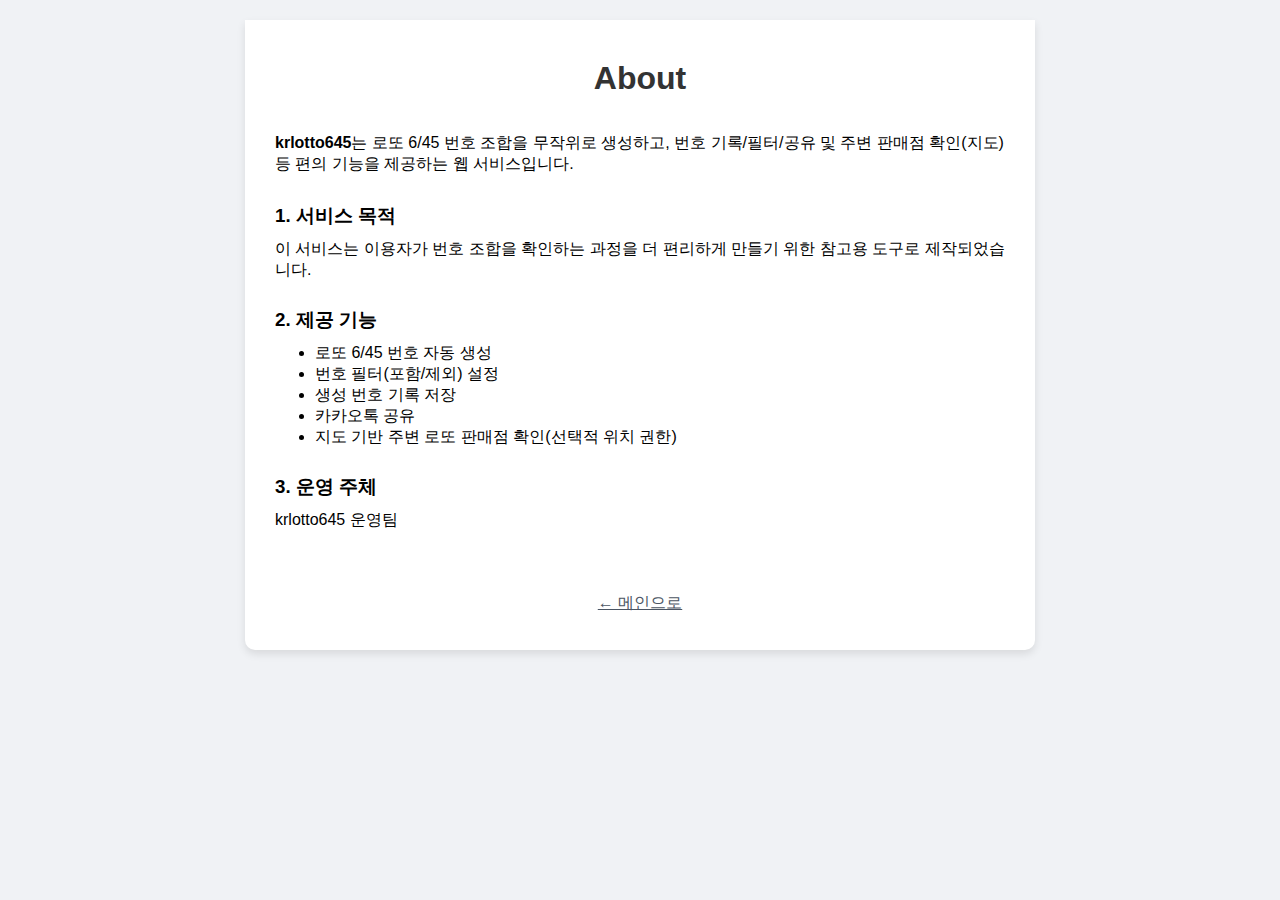
<file: about.html>
<!DOCTYPE html>
<html lang="ko">
<head>
  <meta charset="UTF-8" />
  <meta name="viewport" content="width=device-width, initial-scale=1.0" />
  <title>About | krlotto645</title>
  <link rel="stylesheet" href="style.css" />
</head>
<body>
  <div class="wrapper">
    <div
      class="container"
      style="
        display:flex;
        flex-direction:column;
        min-height:70vh;
        padding-left:30px;
        padding-right:30px;
      "
    >
      <!-- 제목은 기존 정렬 유지 -->
      <h1>About</h1>

      <!-- 본문 -->
      <div style="text-align: left;">
        <p style="margin-bottom: 0;">
          <strong>krlotto645</strong>는 로또 6/45 번호 조합을 무작위로 생성하고,
          번호 기록/필터/공유 및 주변 판매점 확인(지도) 등 편의 기능을 제공하는 웹 서비스입니다.
        </p>

        <h3 style="margin-top: 28px; margin-bottom: 10px;">1. 서비스 목적</h3>
        <p style="font-size: 16px; margin-top: 0;">
          이 서비스는 이용자가 번호 조합을 확인하는 과정을
          더 편리하게 만들기 위한 참고용 도구로 제작되었습니다.
        </p>

        <h3 style="margin-top: 26px; margin-bottom: 10px;">2. 제공 기능</h3>
        <ul style="margin-top: 0;">
          <li>로또 6/45 번호 자동 생성</li>
          <li>번호 필터(포함/제외) 설정</li>
          <li>생성 번호 기록 저장</li>
          <li>카카오톡 공유</li>
          <li>지도 기반 주변 로또 판매점 확인(선택적 위치 권한)</li>
        </ul>

        <h3 style="margin-top: 26px; margin-bottom: 10px;">3. 운영 주체</h3>
        <p style="margin-top: 0;">krlotto645 운영팀</p>
      </div>

      <!-- 메인으로: 기존 로직 그대로 -->
      <p style="margin-top:auto; padding-top:24px; text-align:center;">
        <a href="index.html">← 메인으로</a>
      </p>
    </div>
  </div>
</body>
</html>
</file>
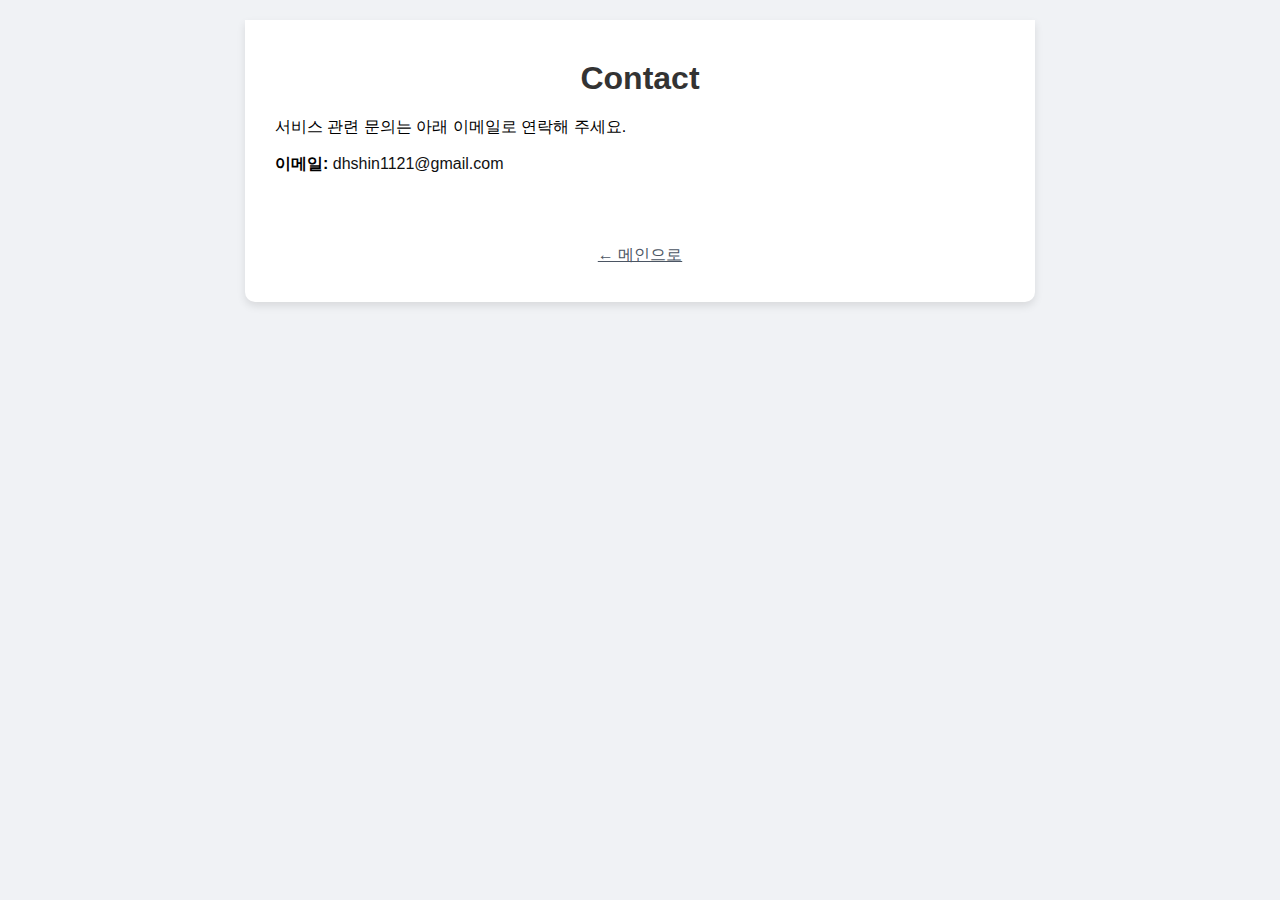
<file: contact.html>
<!DOCTYPE html>
<html lang="ko">
<head>
  <meta charset="UTF-8" />
  <meta name="viewport" content="width=device-width, initial-scale=1.0" />
  <title>Contact | krlotto645</title>
  <link rel="stylesheet" href="style.css" />
</head>
<body>
  <div class="wrapper">
    <!-- ❗ min-height 제거 -->
    <div
      class="container"
      style="padding-left: 30px; padding-right: 30px;"
    >
      <!-- 제목 -->
      <h1 style="text-align: center;">Contact</h1>

      <!-- 본문 -->
      <div style="text-align: left;">
        <p>서비스 관련 문의는 아래 이메일로 연락해 주세요.</p>
        <p>
          <strong>이메일:</strong>
          <a href="mailto:dhshin1121@gmail.com">dhshin1121@gmail.com</a>
        </p>
      </div>

      <!-- ✔ 빈 공간 늘리지 않고, 적당히만 아래로 -->
      <p style="margin-top: 70px; text-align: center;">
        <a href="index.html">← 메인으로</a>
      </p>
    </div>
  </div>
</body>
</html>
</file>
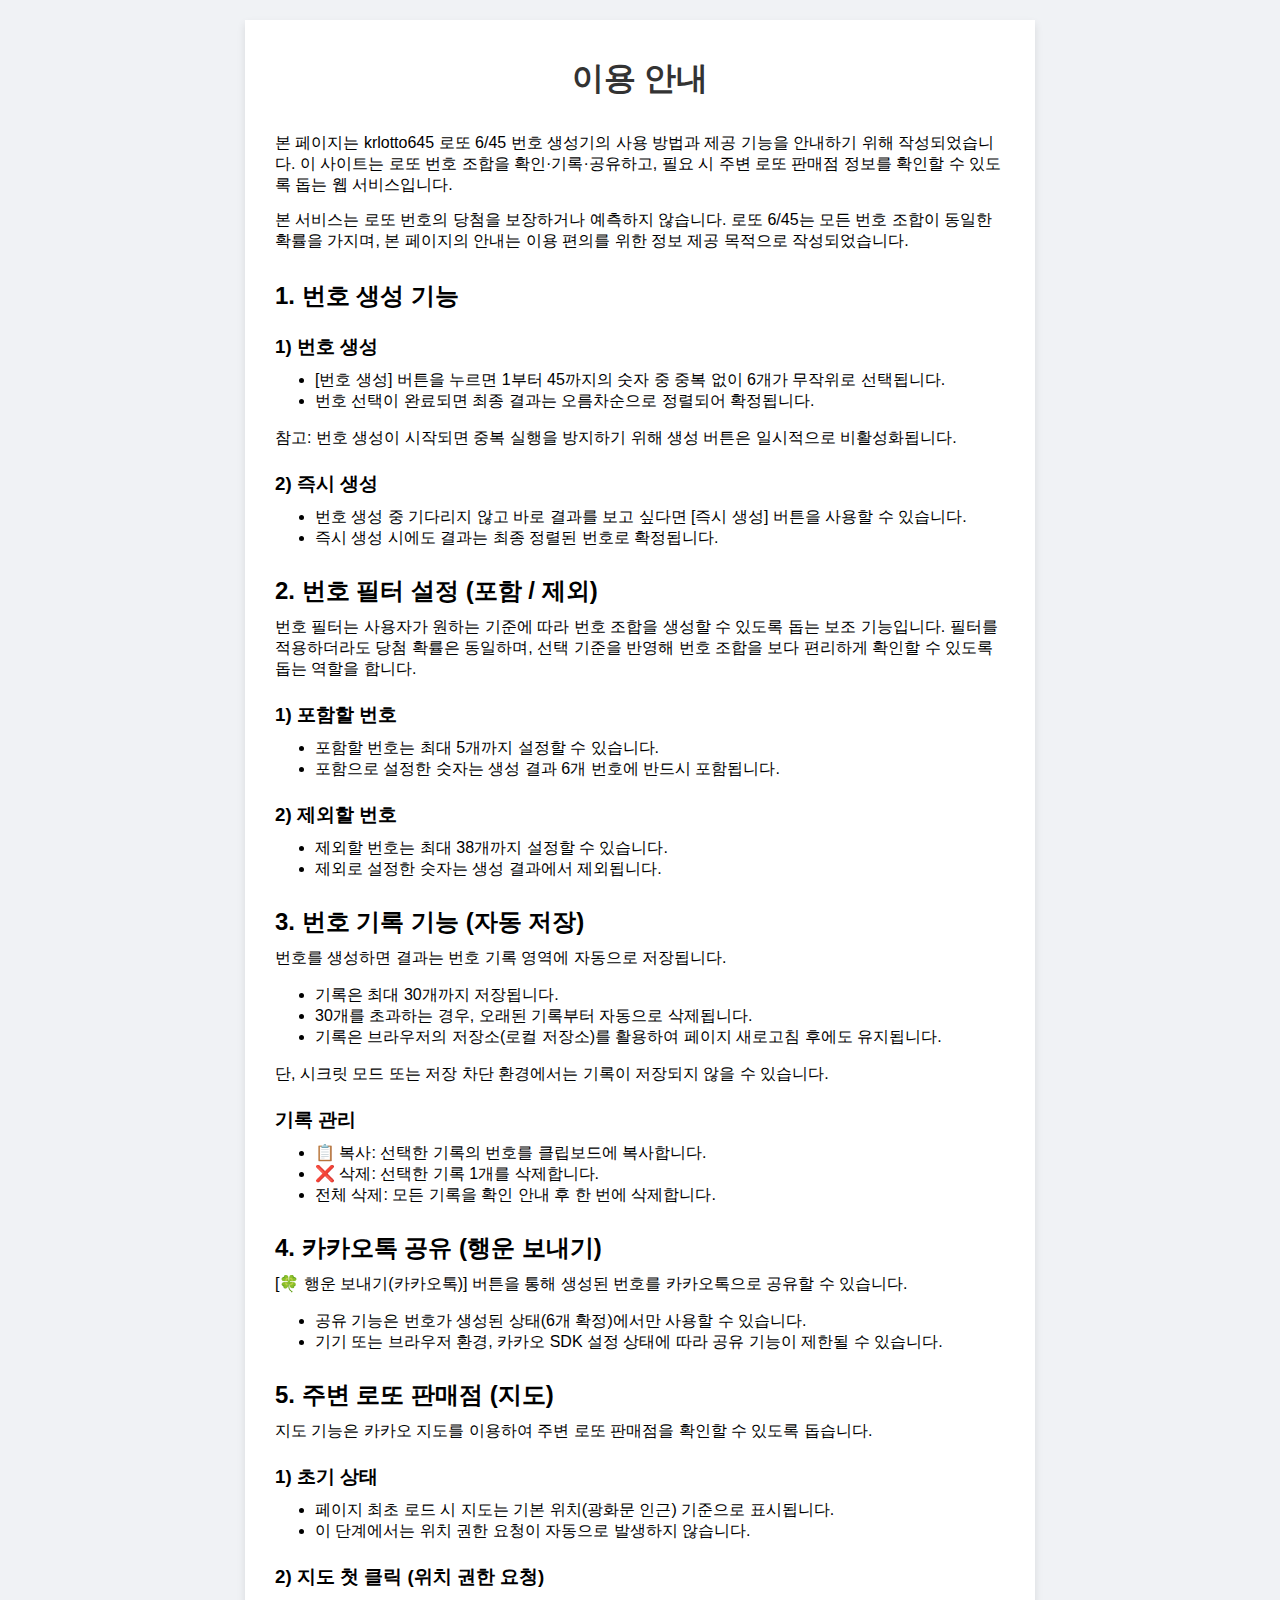
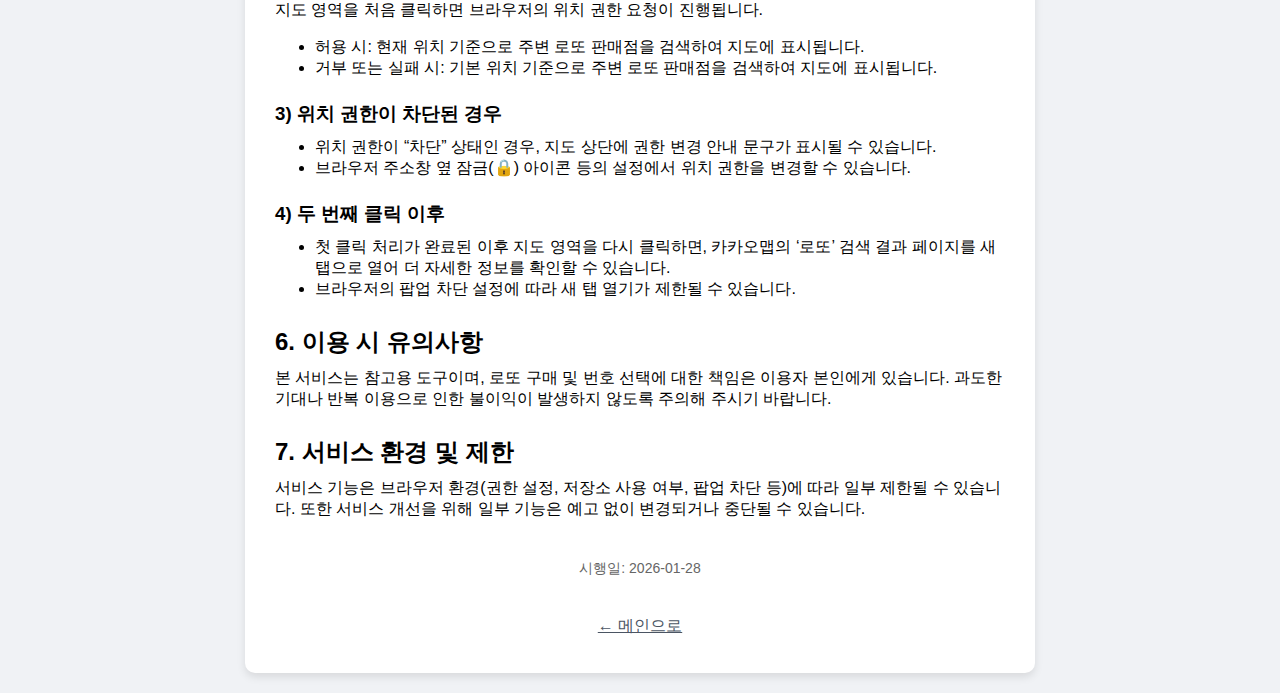
<file: guide.html>
<!DOCTYPE html>
<html lang="ko">
<head>
  <meta charset="UTF-8" />
  <meta name="viewport" content="width=device-width, initial-scale=1.0" />
  <title>이용안내 | krlotto645</title>
  <link rel="stylesheet" href="style.css" />
</head>
<body>
  <div class="wrapper">
    <div class="container" style="display:flex; flex-direction:column; min-height:70vh; padding-left:30px; padding-right:30px;">
      <!-- 제목: 가운데 정렬 -->
      <h1 style="text-align: center;">이용 안내</h1>

      <!-- 본문: 왼쪽 정렬 -->
      <div style="text-align: left;">
        <p style="margin-bottom: 0;">
          본 페이지는 krlotto645 로또 6/45 번호 생성기의 사용 방법과 제공 기능을 안내하기 위해 작성되었습니다.
          이 사이트는 로또 번호 조합을 확인·기록·공유하고, 필요 시 주변 로또 판매점 정보를 확인할 수 있도록 돕는 웹 서비스입니다.
        </p>

        <p style="margin-top: 14px;">
          본 서비스는 로또 번호의 당첨을 보장하거나 예측하지 않습니다.
          로또 6/45는 모든 번호 조합이 동일한 확률을 가지며, 본 페이지의 안내는 이용 편의를 위한 정보 제공 목적으로 작성되었습니다.
        </p>

        <h2 style="margin-top: 28px; margin-bottom: 10px;">1. 번호 생성 기능</h2>

        <h3 style="margin-top: 22px; margin-bottom: 10px;">1) 번호 생성</h3>
        <ul style="margin-top: 0;">
            <li>[번호 생성] 버튼을 누르면 1부터 45까지의 숫자 중 중복 없이 6개가 무작위로 선택됩니다.</li>
            <li>번호 선택이 완료되면 최종 결과는 오름차순으로 정렬되어 확정됩니다.</li>
        </ul>

        <p style="margin-top: 0;">
        참고: 번호 생성이 시작되면 중복 실행을 방지하기 위해 생성 버튼은 일시적으로 비활성화됩니다.
        </p>

        <h3 style="margin-top: 22px; margin-bottom: 10px;">2) 즉시 생성</h3>
        <ul style="margin-top: 0;">
            <li>번호 생성 중 기다리지 않고 바로 결과를 보고 싶다면 [즉시 생성] 버튼을 사용할 수 있습니다.</li>
            <li>즉시 생성 시에도 결과는 최종 정렬된 번호로 확정됩니다.</li>
        </ul>

        <h2 style="margin-top: 26px; margin-bottom: 10px;">2. 번호 필터 설정 (포함 / 제외)</h2>
        <p style="margin-top: 0;">
          번호 필터는 사용자가 원하는 기준에 따라 번호 조합을 생성할 수 있도록 돕는 보조 기능입니다.
          필터를 적용하더라도 당첨 확률은 동일하며, 선택 기준을 반영해 번호 조합을 보다 편리하게 확인할 수 있도록 돕는 역할을 합니다.
        </p>

        <h3 style="margin-top: 22px; margin-bottom: 10px;">1) 포함할 번호</h3>
        <ul style="margin-top: 0;">
          <li>포함할 번호는 최대 5개까지 설정할 수 있습니다.</li>
          <li>포함으로 설정한 숫자는 생성 결과 6개 번호에 반드시 포함됩니다.</li>
        </ul>

        <h3 style="margin-top: 22px; margin-bottom: 10px;">2) 제외할 번호</h3>
        <ul style="margin-top: 0;">
          <li>제외할 번호는 최대 38개까지 설정할 수 있습니다.</li>
          <li>제외로 설정한 숫자는 생성 결과에서 제외됩니다.</li>
        </ul>

        <h2 style="margin-top: 26px; margin-bottom: 10px;">3. 번호 기록 기능 (자동 저장)</h2>
        <p style="margin-top: 0;">
          번호를 생성하면 결과는 번호 기록 영역에 자동으로 저장됩니다.
        </p>
        <ul style="margin-top: 0;">
          <li>기록은 최대 30개까지 저장됩니다.</li>
          <li>30개를 초과하는 경우, 오래된 기록부터 자동으로 삭제됩니다.</li>
          <li>기록은 브라우저의 저장소(로컬 저장소)를 활용하여 페이지 새로고침 후에도 유지됩니다.</li>
        </ul>  
        <p style="margin-top: 0;">
          단, 시크릿 모드 또는 저장 차단 환경에서는 기록이 저장되지 않을 수 있습니다.
        </p>  
        
        <h3 style="margin-top: 22px; margin-bottom: 10px;">기록 관리</h3>
        <ul style="margin-top: 0;">
          <li>📋 복사: 선택한 기록의 번호를 클립보드에 복사합니다.</li>
          <li>❌ 삭제: 선택한 기록 1개를 삭제합니다.</li>
          <li>전체 삭제: 모든 기록을 확인 안내 후 한 번에 삭제합니다.</li>
        </ul>

        <h2 style="margin-top: 26px; margin-bottom: 10px;">4. 카카오톡 공유 (행운 보내기)</h2>
        <p style="margin-top: 0;">
          [🍀 행운 보내기(카카오톡)] 버튼을 통해 생성된 번호를 카카오톡으로 공유할 수 있습니다.
        </p>
        <ul style="margin-top: 0;">
          <li>공유 기능은 번호가 생성된 상태(6개 확정)에서만 사용할 수 있습니다.</li>
          <li>기기 또는 브라우저 환경, 카카오 SDK 설정 상태에 따라 공유 기능이 제한될 수 있습니다.</li>
        </ul>

        <h2 style="margin-top: 26px; margin-bottom: 10px;">5. 주변 로또 판매점 (지도)</h2>
        <p style="margin-top: 0;">
        지도 기능은 카카오 지도를 이용하여 주변 로또 판매점을 확인할 수 있도록 돕습니다.
        </p>

        <h3 style="margin-top: 22px; margin-bottom: 10px;">1) 초기 상태</h3>
        <ul style="margin-top: 0;">
            <li>페이지 최초 로드 시 지도는 기본 위치(광화문 인근) 기준으로 표시됩니다.</li>
            <li>이 단계에서는 위치 권한 요청이 자동으로 발생하지 않습니다.</li>
        </ul>

        <h3 style="margin-top: 22px; margin-bottom: 10px;">2) 지도 첫 클릭 (위치 권한 요청)</h3>
        <p style="margin-top: 0;">지도 영역을 처음 클릭하면 브라우저의 위치 권한 요청이 진행됩니다.</p>
        <ul style="margin-top: 0;">
            <li>허용 시: 현재 위치 기준으로 주변 로또 판매점을 검색하여 지도에 표시됩니다.</li>
            <li>거부 또는 실패 시: 기본 위치 기준으로 주변 로또 판매점을 검색하여 지도에 표시됩니다.</li>
        </ul>

        <h3 style="margin-top: 22px; margin-bottom: 10px;">3) 위치 권한이 차단된 경우</h3>
        <ul style="margin-top: 0;">
            <li>위치 권한이 “차단” 상태인 경우, 지도 상단에 권한 변경 안내 문구가 표시될 수 있습니다.</li>
            <li>브라우저 주소창 옆 잠금(🔒) 아이콘 등의 설정에서 위치 권한을 변경할 수 있습니다.</li>
        </ul>

        <h3 style="margin-top: 22px; margin-bottom: 10px;">4) 두 번째 클릭 이후</h3>
        <ul style="margin-top: 0;">
            <li>첫 클릭 처리가 완료된 이후 지도 영역을 다시 클릭하면, 카카오맵의 ‘로또’ 검색 결과 페이지를 새 탭으로 열어 더 자세한 정보를 확인할 수 있습니다.</li>
            <li>브라우저의 팝업 차단 설정에 따라 새 탭 열기가 제한될 수 있습니다.</li>
        </ul>


        <h2 style="margin-top: 26px; margin-bottom: 10px;">6. 이용 시 유의사항</h2>
        <p style="margin-top: 0;">
          본 서비스는 참고용 도구이며, 로또 구매 및 번호 선택에 대한 책임은 이용자 본인에게 있습니다.
          과도한 기대나 반복 이용으로 인한 불이익이 발생하지 않도록 주의해 주시기 바랍니다.
        </p>

        <h2 style="margin-top: 26px; margin-bottom: 10px;">7. 서비스 환경 및 제한</h2>
        <p style="margin-top: 0;">
          서비스 기능은 브라우저 환경(권한 설정, 저장소 사용 여부, 팝업 차단 등)에 따라 일부 제한될 수 있습니다.
          또한 서비스 개선을 위해 일부 기능은 예고 없이 변경되거나 중단될 수 있습니다.
        </p>
      </div>

      <p style="margin-top:24px; color:#666; font-size:14px; text-align: center;">
        시행일: 2026-01-28
      </p>

      <p style="margin-top:auto; padding-top:24px; text-align:center;">
        <a href="index.html">← 메인으로</a>
      </p>
    </div>
  </div>
</body>
</html>
</file>
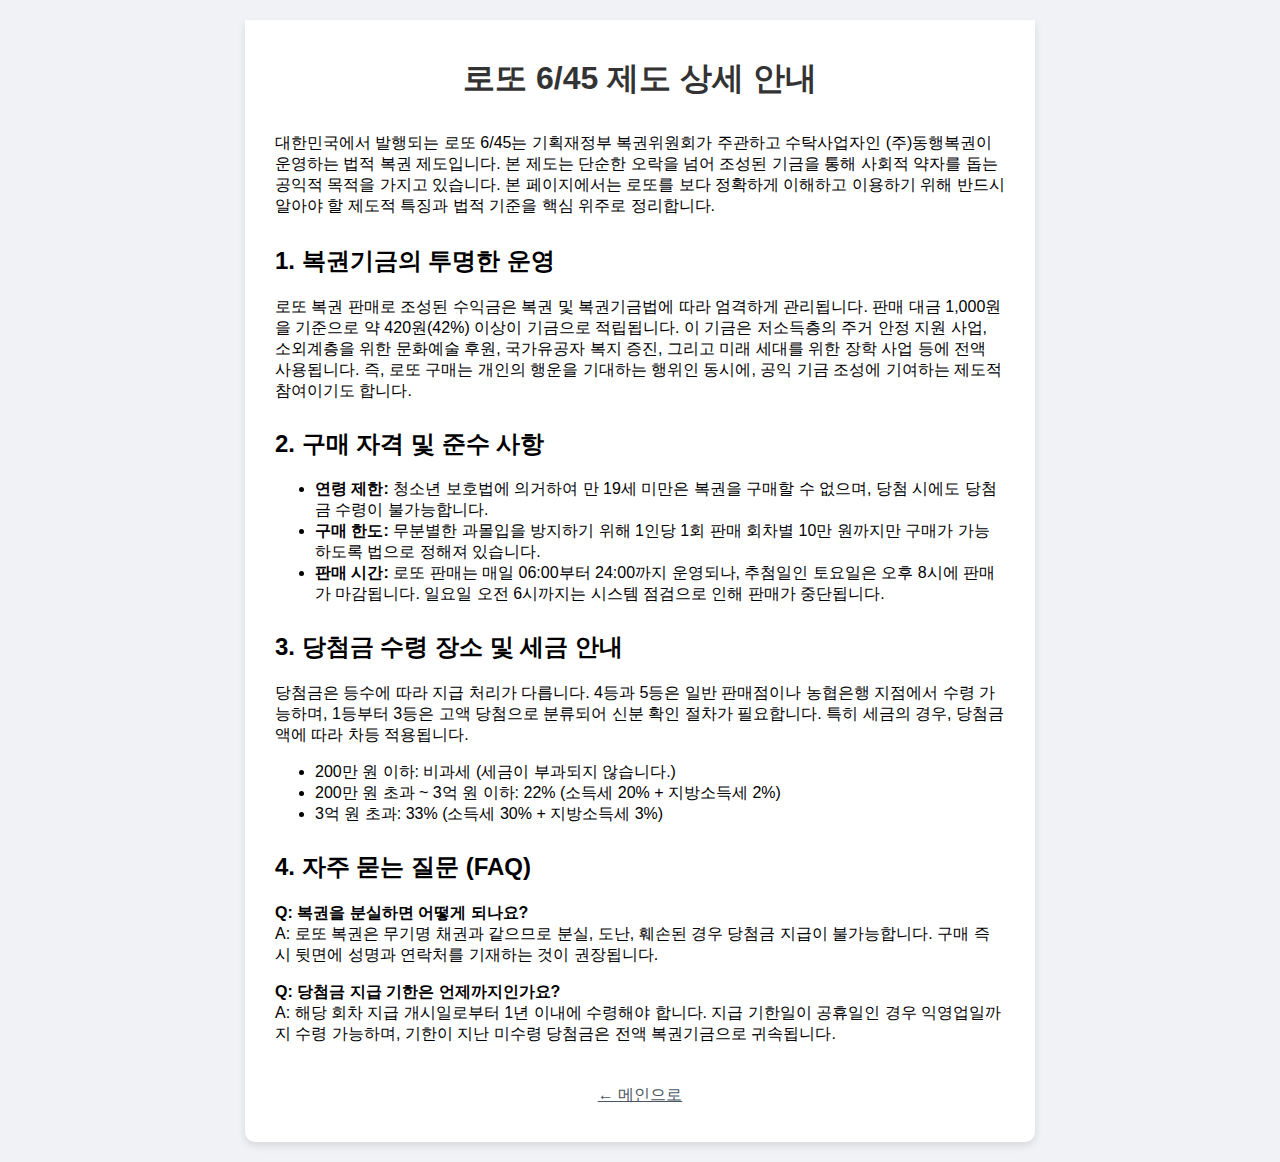
<file: lotto-policy.html>
<!DOCTYPE html>
<html lang="ko">
<head>
  <meta charset="UTF-8" />
  <meta name="viewport" content="width=device-width, initial-scale=1.0" />
  <title>로또정책 안내 | krlotto645</title>
  <meta name="description" content="대한민국 로또 6/45 제도 상세 안내입니다. 구매 자격, 회차별 구매 한도, 당첨금 등수별 수령 장소 및 금액대별 세금 계산법 등 법적 기준을 상세히 확인해 보세요.">
  <link rel="canonical" href="https://www.krlotto645.com/lotto-policy.html">
  <script async src="https://www.googletagmanager.com/gtag/js?id=G-5Z8ES8MB05"></script>
  <script>
    window.dataLayer = window.dataLayer || [];
    function gtag(){dataLayer.push(arguments);}
    gtag('js', new Date());
    gtag('config', 'G-5Z8ES8MB05');
  </script>
  <link rel="stylesheet" href="style.css" />
</head>
<body>
  <div class="wrapper">
    <div class="container" style="display:flex; flex-direction:column; min-height:70vh; padding-left:30px; padding-right:30px;">
      <h1 style="text-align: center;">로또 6/45 제도 상세 안내</h1>

      <div style="text-align: left;">
        <p>대한민국에서 발행되는 로또 6/45는 기획재정부 복권위원회가 주관하고 수탁사업자인 (주)동행복권이 운영하는 법적 복권 제도입니다. 본 제도는 단순한 오락을 넘어 조성된 기금을 통해 사회적 약자를 돕는 공익적 목적을 가지고 있습니다. 본 페이지에서는 로또를 보다 정확하게 이해하고 이용하기 위해 반드시 알아야 할 제도적 특징과 법적 기준을 핵심 위주로 정리합니다.</p>

        <h2 style="margin-top: 28px;">1. 복권기금의 투명한 운영</h2>
        <p>로또 복권 판매로 조성된 수익금은 복권 및 복권기금법에 따라 엄격하게 관리됩니다. 판매 대금 1,000원을 기준으로 약 420원(42%) 이상이 기금으로 적립됩니다. 이 기금은 저소득층의 주거 안정 지원 사업, 소외계층을 위한 문화예술 후원, 국가유공자 복지 증진, 그리고 미래 세대를 위한 장학 사업 등에 전액 사용됩니다. 즉, 로또 구매는 개인의 행운을 기대하는 행위인 동시에, 공익 기금 조성에 기여하는 제도적 참여이기도 합니다.</p>

        <h2 style="margin-top: 26px;">2. 구매 자격 및 준수 사항</h2>
        <ul>
          <li><strong>연령 제한:</strong> 청소년 보호법에 의거하여 만 19세 미만은 복권을 구매할 수 없으며, 당첨 시에도 당첨금 수령이 불가능합니다.</li>
          <li><strong>구매 한도:</strong> 무분별한 과몰입을 방지하기 위해 1인당 1회 판매 회차별 10만 원까지만 구매가 가능하도록 법으로 정해져 있습니다.</li>
          <li><strong>판매 시간:</strong> 로또 판매는 매일 06:00부터 24:00까지 운영되나, 추첨일인 토요일은 오후 8시에 판매가 마감됩니다. 일요일 오전 6시까지는 시스템 점검으로 인해 판매가 중단됩니다.</li>
        </ul>

        <h2 style="margin-top: 26px;">3. 당첨금 수령 장소 및 세금 안내</h2>
        <p>당첨금은 등수에 따라 지급 처리가 다릅니다. 4등과 5등은 일반 판매점이나 농협은행 지점에서 수령 가능하며, 1등부터 3등은 고액 당첨으로 분류되어 신분 확인 절차가 필요합니다. 특히 세금의 경우, 당첨금액에 따라 차등 적용됩니다.</p>
        <ul>
          <li>200만 원 이하: 비과세 (세금이 부과되지 않습니다.)</li>
          <li>200만 원 초과 ~ 3억 원 이하: 22% (소득세 20% + 지방소득세 2%)</li>
          <li>3억 원 초과: 33% (소득세 30% + 지방소득세 3%)</li>
        </ul>

        <h2 style="margin-top: 26px;">4. 자주 묻는 질문 (FAQ)</h2>
        <p><strong>Q: 복권을 분실하면 어떻게 되나요?</strong><br>A: 로또 복권은 무기명 채권과 같으므로 분실, 도난, 훼손된 경우 당첨금 지급이 불가능합니다. 구매 즉시 뒷면에 성명과 연락처를 기재하는 것이 권장됩니다.</p>
        <p><strong>Q: 당첨금 지급 기한은 언제까지인가요?</strong><br>A: 해당 회차 지급 개시일로부터 1년 이내에 수령해야 합니다. 지급 기한일이 공휴일인 경우 익영업일까지 수령 가능하며, 기한이 지난 미수령 당첨금은 전액 복권기금으로 귀속됩니다.</p>
      </div>

      <p style="margin-top:auto; padding-top:24px; text-align:center;">
        <a href="index.html">← 메인으로</a>
      </p>
    </div>
  </div>
</body>
</html>
</file>
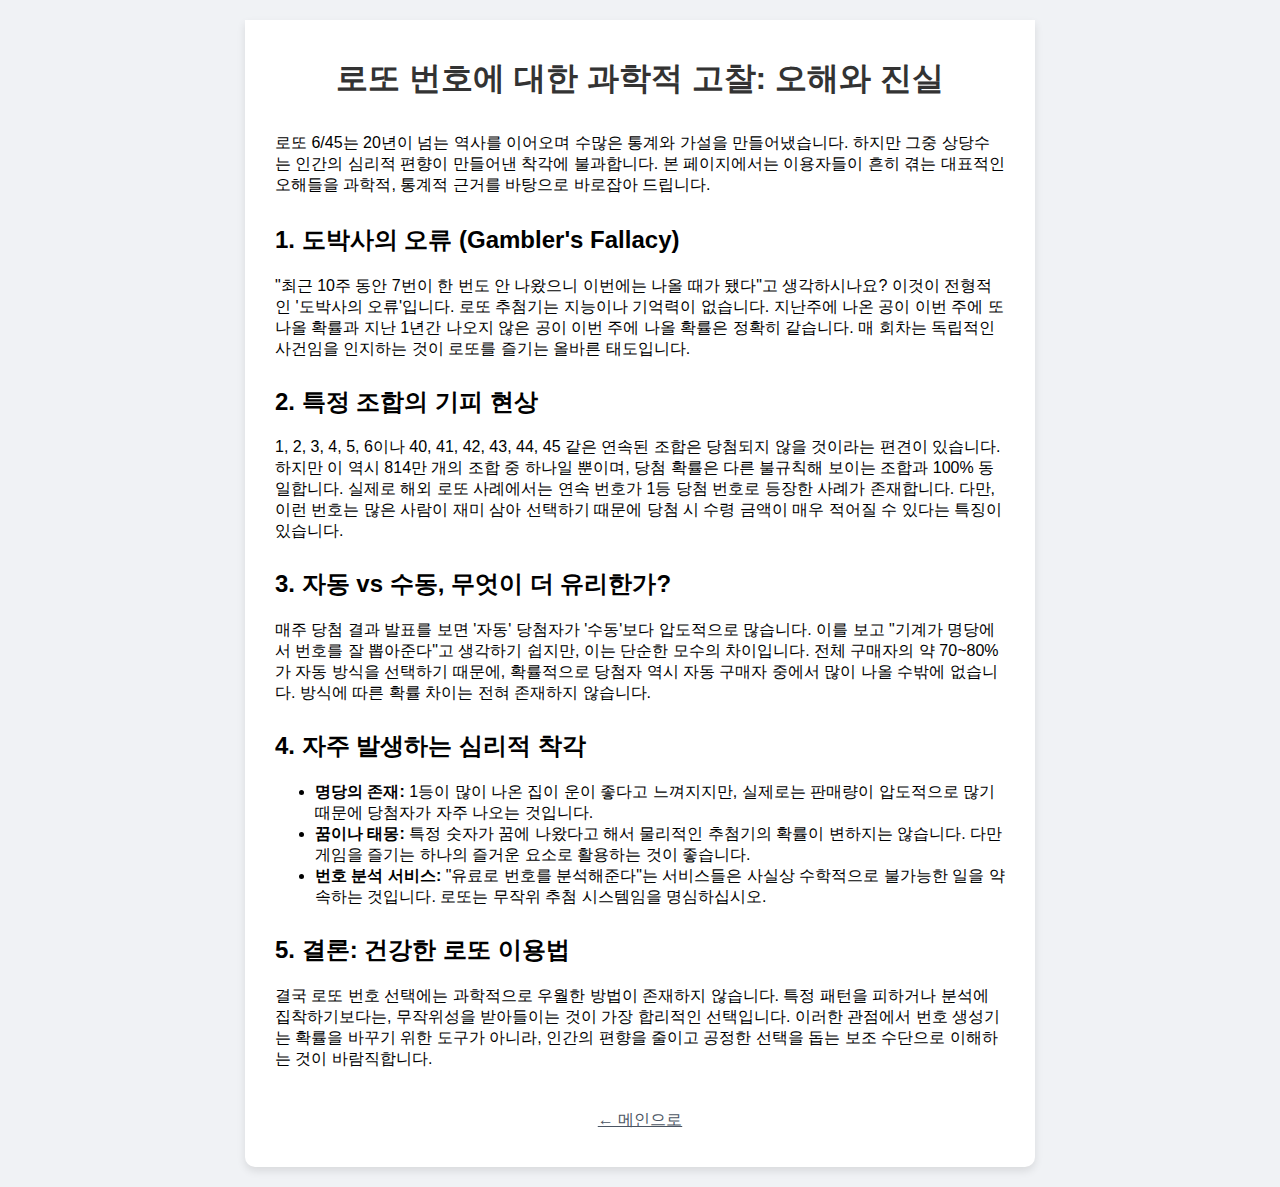
<file: number-myths.html>
<!DOCTYPE html>
<html lang="ko">
<head>
  <meta charset="UTF-8" />
  <meta name="viewport" content="width=device-width, initial-scale=1.0" />
  <title>번호오해와 진실 | krlotto645</title>
  <meta name="description" content="로또 번호에 대한 과학적 고찰! 도박사의 오류, 자동 vs 수동의 확률 차이, 명당의 실체 등 흔히 겪는 통계적 오해를 바로잡고 건강한 로또 이용법을 안내합니다.">
  <link rel="canonical" href="https://www.krlotto645.com/number-myths.html">
  <script async src="https://www.googletagmanager.com/gtag/js?id=G-5Z8ES8MB05"></script>
  <script>
    window.dataLayer = window.dataLayer || [];
    function gtag(){dataLayer.push(arguments);}
    gtag('js', new Date());
    gtag('config', 'G-5Z8ES8MB05');
  </script>
  <link rel="stylesheet" href="style.css" />
</head>
<body>
  <div class="wrapper">
    <div class="container" style="display:flex; flex-direction:column; min-height:70vh; padding-left:30px; padding-right:30px;">
      <h1 style="text-align: center;">로또 번호에 대한 과학적 고찰: 오해와 진실</h1>

      <div style="text-align: left;">
        <p>로또 6/45는 20년이 넘는 역사를 이어오며 수많은 통계와 가설을 만들어냈습니다. 하지만 그중 상당수는 인간의 심리적 편향이 만들어낸 착각에 불과합니다. 본 페이지에서는 이용자들이 흔히 겪는 대표적인 오해들을 과학적, 통계적 근거를 바탕으로 바로잡아 드립니다.</p>

        <h2 style="margin-top: 28px;">1. 도박사의 오류 (Gambler's Fallacy)</h2>
        <p>"최근 10주 동안 7번이 한 번도 안 나왔으니 이번에는 나올 때가 됐다"고 생각하시나요? 이것이 전형적인 '도박사의 오류'입니다. 로또 추첨기는 지능이나 기억력이 없습니다. 지난주에 나온 공이 이번 주에 또 나올 확률과 지난 1년간 나오지 않은 공이 이번 주에 나올 확률은 정확히 같습니다. 매 회차는 독립적인 사건임을 인지하는 것이 로또를 즐기는 올바른 태도입니다.</p>

        <h2 style="margin-top: 26px;">2. 특정 조합의 기피 현상</h2>
        <p>1, 2, 3, 4, 5, 6이나 40, 41, 42, 43, 44, 45 같은 연속된 조합은 당첨되지 않을 것이라는 편견이 있습니다. 하지만 이 역시 814만 개의 조합 중 하나일 뿐이며, 당첨 확률은 다른 불규칙해 보이는 조합과 100% 동일합니다. 실제로 해외 로또 사례에서는 연속 번호가 1등 당첨 번호로 등장한 사례가 존재합니다. 다만, 이런 번호는 많은 사람이 재미 삼아 선택하기 때문에 당첨 시 수령 금액이 매우 적어질 수 있다는 특징이 있습니다.</p>

        <h2 style="margin-top: 26px;">3. 자동 vs 수동, 무엇이 더 유리한가?</h2>
        <p>매주 당첨 결과 발표를 보면 '자동' 당첨자가 '수동'보다 압도적으로 많습니다. 이를 보고 "기계가 명당에서 번호를 잘 뽑아준다"고 생각하기 쉽지만, 이는 단순한 모수의 차이입니다. 전체 구매자의 약 70~80%가 자동 방식을 선택하기 때문에, 확률적으로 당첨자 역시 자동 구매자 중에서 많이 나올 수밖에 없습니다. 방식에 따른 확률 차이는 전혀 존재하지 않습니다.</p>

        <h2 style="margin-top: 26px;">4. 자주 발생하는 심리적 착각</h2>
        <ul>
          <li><strong>명당의 존재:</strong> 1등이 많이 나온 집이 운이 좋다고 느껴지지만, 실제로는 판매량이 압도적으로 많기 때문에 당첨자가 자주 나오는 것입니다.</li>
          <li><strong>꿈이나 태몽:</strong> 특정 숫자가 꿈에 나왔다고 해서 물리적인 추첨기의 확률이 변하지는 않습니다. 다만 게임을 즐기는 하나의 즐거운 요소로 활용하는 것이 좋습니다.</li>
          <li><strong>번호 분석 서비스:</strong> "유료로 번호를 분석해준다"는 서비스들은 사실상 수학적으로 불가능한 일을 약속하는 것입니다. 로또는 무작위 추첨 시스템임을 명심하십시오.</li>
        </ul>

        <h2 style="margin-top: 26px;">5. 결론: 건강한 로또 이용법</h2>
        <p>결국 로또 번호 선택에는 과학적으로 우월한 방법이 존재하지 않습니다. 특정 패턴을 피하거나 분석에 집착하기보다는, 무작위성을 받아들이는 것이 가장 합리적인 선택입니다. 이러한 관점에서 번호 생성기는 확률을 바꾸기 위한 도구가 아니라, 인간의 편향을 줄이고 공정한 선택을 돕는 보조 수단으로 이해하는 것이 바람직합니다.</p>
      </div>

      <p style="margin-top:auto; padding-top:24px; text-align:center;">
        <a href="index.html">← 메인으로</a>
      </p>
    </div>
  </div>
</body>
</html>
</file>
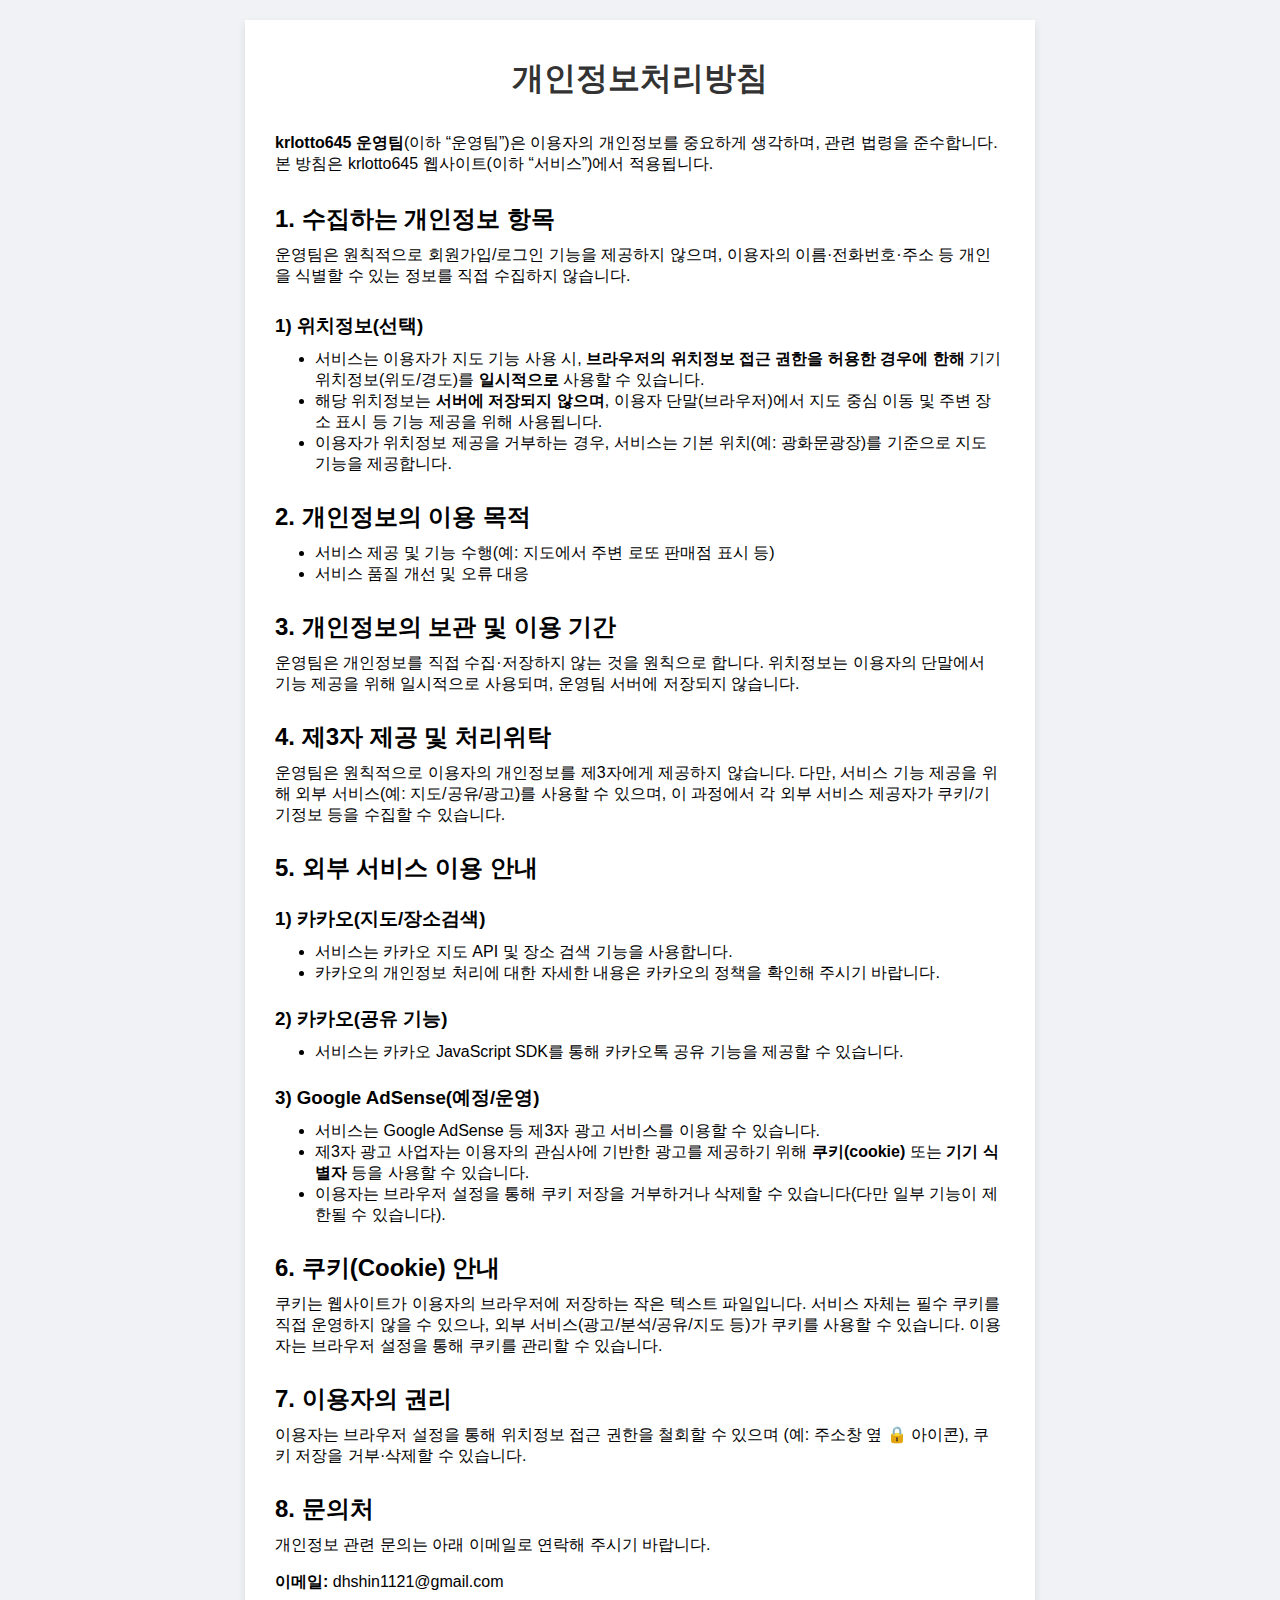
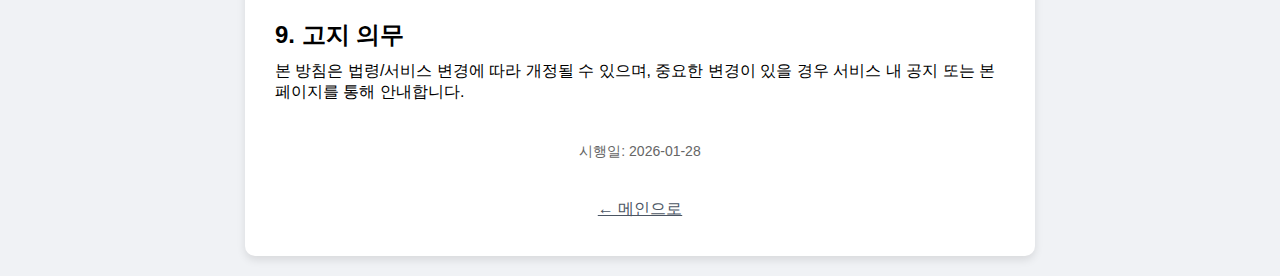
<file: privacy.html>
<!DOCTYPE html>
<html lang="ko">
<head>
  <meta charset="UTF-8" />
  <meta name="viewport" content="width=device-width, initial-scale=1.0" />
  <title>개인정보처리방침 | krlotto645</title>
  <link rel="stylesheet" href="style.css" />
</head>
<body>
  <div class="wrapper">
    <div class="container" style="display:flex; flex-direction:column; min-height:70vh; padding-left:30px; padding-right:30px;">
      <!-- 제목: 가운데 정렬 -->
      <h1 style="text-align: center;">개인정보처리방침</h1>

      <!-- 본문: 왼쪽 정렬 -->
      <div style="text-align: left;">
        <p style="margin-bottom: 0;">
          <strong>krlotto645 운영팀</strong>(이하 “운영팀”)은 이용자의 개인정보를 중요하게 생각하며,
          관련 법령을 준수합니다. 본 방침은 krlotto645 웹사이트(이하 “서비스”)에서 적용됩니다.
        </p>

        <h2 style="margin-top: 28px; margin-bottom: 10px;">1. 수집하는 개인정보 항목</h2>
        <p style="margin-top: 0;">
          운영팀은 원칙적으로 회원가입/로그인 기능을 제공하지 않으며,
          이용자의 이름·전화번호·주소 등 개인을 식별할 수 있는 정보를 직접 수집하지 않습니다.
        </p>

        <h3 style="margin-top: 26px; margin-bottom: 10px;">1) 위치정보(선택)</h3>
        <ul style="margin-top: 0;">
          <li>서비스는 이용자가 지도 기능 사용 시, <strong>브라우저의 위치정보 접근 권한을 허용한 경우에 한해</strong> 기기 위치정보(위도/경도)를 <strong>일시적으로</strong> 사용할 수 있습니다.</li>
          <li>해당 위치정보는 <strong>서버에 저장되지 않으며</strong>, 이용자 단말(브라우저)에서 지도 중심 이동 및 주변 장소 표시 등 기능 제공을 위해 사용됩니다.</li>
          <li>이용자가 위치정보 제공을 거부하는 경우, 서비스는 기본 위치(예: 광화문광장)를 기준으로 지도 기능을 제공합니다.</li>
        </ul>

        <h2 style="margin-top: 26px; margin-bottom: 10px;">2. 개인정보의 이용 목적</h2>
        <ul style="margin-top: 0;">
          <li>서비스 제공 및 기능 수행(예: 지도에서 주변 로또 판매점 표시 등)</li>
          <li>서비스 품질 개선 및 오류 대응</li>
        </ul>

        <h2 style="margin-top: 26px; margin-bottom: 10px;">3. 개인정보의 보관 및 이용 기간</h2>
        <p style="margin-top: 0;">
          운영팀은 개인정보를 직접 수집·저장하지 않는 것을 원칙으로 합니다.
          위치정보는 이용자의 단말에서 기능 제공을 위해 일시적으로 사용되며,
          운영팀 서버에 저장되지 않습니다.
        </p>

        <h2 style="margin-top: 26px; margin-bottom: 10px;">4. 제3자 제공 및 처리위탁</h2>
        <p style="margin-top: 0;">
          운영팀은 원칙적으로 이용자의 개인정보를 제3자에게 제공하지 않습니다.
          다만, 서비스 기능 제공을 위해 외부 서비스(예: 지도/공유/광고)를 사용할 수 있으며,
          이 과정에서 각 외부 서비스 제공자가 쿠키/기기정보 등을 수집할 수 있습니다.
        </p>

        <h2 style="margin-top: 26px; margin-bottom: 10px;">5. 외부 서비스 이용 안내</h2>

        <h3 style="margin-top: 22px; margin-bottom: 10px;">1) 카카오(지도/장소검색)</h3>
        <ul style="margin-top: 0;">
          <li>서비스는 카카오 지도 API 및 장소 검색 기능을 사용합니다.</li>
          <li>카카오의 개인정보 처리에 대한 자세한 내용은 카카오의 정책을 확인해 주시기 바랍니다.</li>
        </ul>

        <h3 style="margin-top: 22px; margin-bottom: 10px;">2) 카카오(공유 기능)</h3>
        <ul style="margin-top: 0;">
          <li>서비스는 카카오 JavaScript SDK를 통해 카카오톡 공유 기능을 제공할 수 있습니다.</li>
        </ul>

        <h3 style="margin-top: 22px; margin-bottom: 10px;">3) Google AdSense(예정/운영)</h3>
        <ul style="margin-top: 0;">
          <li>서비스는 Google AdSense 등 제3자 광고 서비스를 이용할 수 있습니다.</li>
          <li>제3자 광고 사업자는 이용자의 관심사에 기반한 광고를 제공하기 위해 <strong>쿠키(cookie)</strong> 또는 <strong>기기 식별자</strong> 등을 사용할 수 있습니다.</li>
          <li>이용자는 브라우저 설정을 통해 쿠키 저장을 거부하거나 삭제할 수 있습니다(다만 일부 기능이 제한될 수 있습니다).</li>
        </ul>

        <h2 style="margin-top: 26px; margin-bottom: 10px;">6. 쿠키(Cookie) 안내</h2>
        <p style="margin-top: 0;">
          쿠키는 웹사이트가 이용자의 브라우저에 저장하는 작은 텍스트 파일입니다.
          서비스 자체는 필수 쿠키를 직접 운영하지 않을 수 있으나,
          외부 서비스(광고/분석/공유/지도 등)가 쿠키를 사용할 수 있습니다.
          이용자는 브라우저 설정을 통해 쿠키를 관리할 수 있습니다.
        </p>

        <h2 style="margin-top: 26px; margin-bottom: 10px;">7. 이용자의 권리</h2>
        <p style="margin-top: 0;">
          이용자는 브라우저 설정을 통해 위치정보 접근 권한을 철회할 수 있으며
          (예: 주소창 옆 🔒 아이콘), 쿠키 저장을 거부·삭제할 수 있습니다.
        </p>

        <h2 style="margin-top: 26px; margin-bottom: 10px;">8. 문의처</h2>
        <p style="margin-top: 0;">개인정보 관련 문의는 아래 이메일로 연락해 주시기 바랍니다.</p>
        <p style="margin-top: 0;"><strong>이메일:</strong> dhshin1121@gmail.com</p>

        <h2 style="margin-top: 26px; margin-bottom: 10px;">9. 고지 의무</h2>
        <p style="margin-top: 0;">
          본 방침은 법령/서비스 변경에 따라 개정될 수 있으며,
          중요한 변경이 있을 경우 서비스 내 공지 또는 본 페이지를 통해 안내합니다.
        </p>
      </div>

      <!-- 시행일 (기존 유지) -->
      <p style="margin-top:24px; color:#666; font-size:14px; text-align: center;">
        시행일: 2026-01-28
      </p>

      <!-- 메인으로: 항상 박스 맨 아래 -->
      <p style="margin-top:auto; padding-top:24px; text-align:center;">
        <a href="index.html">← 메인으로</a>
      </p>
    </div>
  </div>
</body>
</html>
</file>
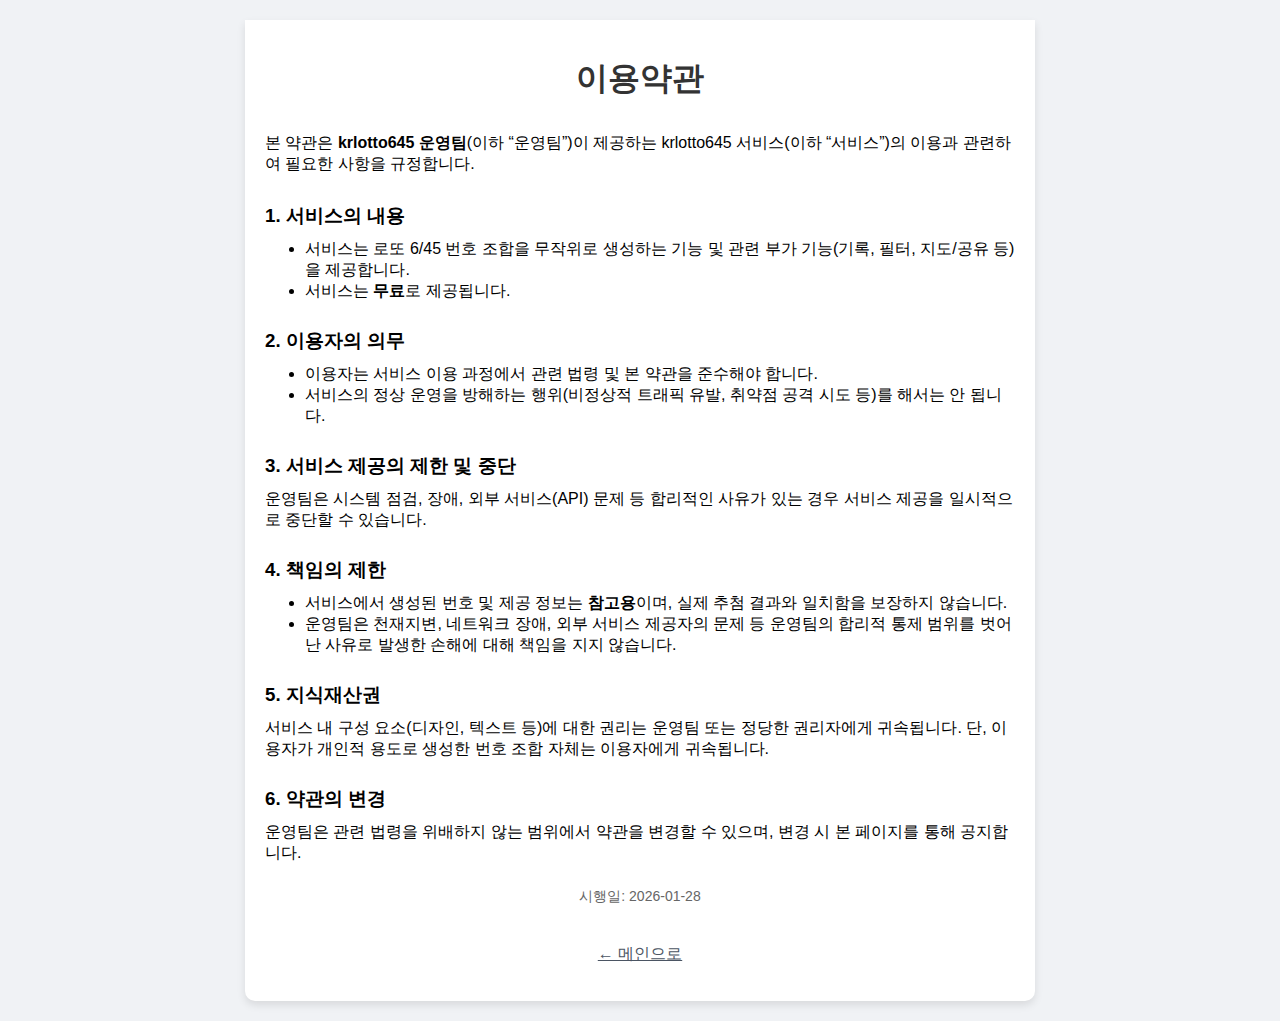
<file: terms.html>
<!DOCTYPE html>
<html lang="ko">
<head>
  <meta charset="UTF-8" />
  <meta name="viewport" content="width=device-width, initial-scale=1.0" />
  <title>이용약관 | krlotto645</title>
  <link rel="stylesheet" href="style.css" />
</head>
<body>
  <div class="wrapper">
    <div class="container" style="display:flex; flex-direction:column; min-height:70vh; padding-left:20px; padding-right:20px;">
      <!-- 제목: 가운데 정렬 -->
      <h1 style="text-align: center;">이용약관</h1>

      <!-- 본문: 왼쪽 정렬 -->
      <div style="text-align: left;">
        <p style="margin-bottom: 0;">
          본 약관은 <strong>krlotto645 운영팀</strong>(이하 “운영팀”)이 제공하는
          krlotto645 서비스(이하 “서비스”)의 이용과 관련하여 필요한 사항을 규정합니다.
        </p>

        <h3 style="margin-top: 28px; margin-bottom: 10px;">1. 서비스의 내용</h3>
        <ul style="margin-top: 0;">
          <li>서비스는 로또 6/45 번호 조합을 무작위로 생성하는 기능 및 관련 부가 기능(기록, 필터, 지도/공유 등)을 제공합니다.</li>
          <li>서비스는 <strong>무료</strong>로 제공됩니다.</li>
        </ul>

        <h3 style="margin-top: 26px; margin-bottom: 10px;">2. 이용자의 의무</h3>
        <ul style="margin-top: 0;">
          <li>이용자는 서비스 이용 과정에서 관련 법령 및 본 약관을 준수해야 합니다.</li>
          <li>서비스의 정상 운영을 방해하는 행위(비정상적 트래픽 유발, 취약점 공격 시도 등)를 해서는 안 됩니다.</li>
        </ul>

        <h3 style="margin-top: 26px; margin-bottom: 10px;">3. 서비스 제공의 제한 및 중단</h3>
        <p style="margin-top: 0;">
          운영팀은 시스템 점검, 장애, 외부 서비스(API) 문제 등 합리적인 사유가 있는 경우
          서비스 제공을 일시적으로 중단할 수 있습니다.
        </p>

        <h3 style="margin-top: 26px; margin-bottom: 10px;">4. 책임의 제한</h3>
        <ul style="margin-top: 0;">
          <li>서비스에서 생성된 번호 및 제공 정보는 <strong>참고용</strong>이며, 실제 추첨 결과와 일치함을 보장하지 않습니다.</li>
          <li>운영팀은 천재지변, 네트워크 장애, 외부 서비스 제공자의 문제 등 운영팀의 합리적 통제 범위를 벗어난 사유로 발생한 손해에 대해 책임을 지지 않습니다.</li>
        </ul>

        <h3 style="margin-top: 26px; margin-bottom: 10px;">5. 지식재산권</h3>
        <p style="margin-top: 0;">
          서비스 내 구성 요소(디자인, 텍스트 등)에 대한 권리는 운영팀 또는 정당한 권리자에게 귀속됩니다.
          단, 이용자가 개인적 용도로 생성한 번호 조합 자체는 이용자에게 귀속됩니다.
        </p>

        <h3 style="margin-top: 26px; margin-bottom: 10px;">6. 약관의 변경</h3>
        <p style="margin-top: 0;">
          운영팀은 관련 법령을 위배하지 않는 범위에서 약관을 변경할 수 있으며,
          변경 시 본 페이지를 통해 공지합니다.
        </p>

        <p style="margin-top: 24px; color:#666; font-size:14px; text-align:center;">
          시행일: 2026-01-28
        </p>
      </div>

      <!-- 메인으로: 항상 박스 맨 아래 -->
      <p style="margin-top:auto; padding-top:24px; text-align:center;">
        <a href="index.html">← 메인으로</a>
      </p>
    </div>
  </div>
</body>
</html>
</file>
<file: style.css>
/* 1. 기본 배경 및 레이아웃 설정 */
body {
    font-family: 'Malgun Gothic', sans-serif;
    background-color: #f0f2f5;
    display: flex;
    flex-direction: column;
    align-items: center;
    padding: 20px 10px;
    min-height: 100vh;
    margin: 0;
    box-sizing: border-box;
}

/* ✅ 상단 헤더 (신설) */
.site-header{
    width: 100%;
    max-width: none; /* ✅ (수정) wrapper 안에서 좌측 폭(flex:1)에 맞추기 위해 해제 */
    box-sizing: border-box;
    margin: 0; /* ✅ (수정) 헤더-생성기 사이 여백 0 */
    flex: 1; /* ✅ (수정) 좌측 container와 같은 폭 */
}

.site-header-inner{
    background: #ffffff;
    border-radius: 12px 12px 0 0; /* ✅ (수정) 헤더 하단 라운드 0 */
    box-shadow: 0 4px 8px rgba(0, 0, 0, 0.1); /* ✅ (수정) 생성기와 동일 그림자 */
    padding: 12px 14px;

    border-bottom: 1px solid #eeeeee; /* ✅ (추가) 헤더 하단 구분선 */

    display: flex;
    justify-content: space-between;
    align-items: center;
    gap: 10px;
}

/* 줄바꿈 방지 + 모바일 폰트 자동 축소 */
.brand{
    font-weight: 800;
    color: #111;
    text-decoration: none;

    white-space: nowrap;           /* ✅ 절대 줄바꿈 금지 */
    overflow: hidden;

    font-size: clamp(16px, 4.6vw, 20px);
    letter-spacing: -0.2px;
}

/* 이용안내 링크 (버튼보다 “링크+필”이 더 자연스러움) */
.header-link{
    white-space: nowrap;           /* ✅ 절대 줄바꿈 금지 */
    text-decoration: none;
    color: #111;
    font-weight: 800;

    font-size: clamp(13px, 3.6vw, 16px);
    padding: 8px 10px;
    border-radius: 10px;
    background: #f3f4f6;
    border: 1px solid #e5e7eb;

    transition: transform 0.12s ease, box-shadow 0.12s ease, background 0.12s ease;
}
.header-link:hover{
    background: #eef2ff;
    box-shadow: 0 6px 14px rgba(0,0,0,0.10);
    transform: translateY(-1px);
}

.wrapper {
    display: flex;
    gap: 20px;
    align-items: flex-start;
    width: 100%;
    max-width: 790px;
}

/* ✅ (추가) 헤더를 wrapper 한 줄로 올렸을 때, 우측(기록/지도) 폭만큼 비워주는 스페이서 */
.sidebar-spacer{
    width: 300px;
    flex-shrink: 0;
}

/* 2. 번호 생성기 컨테이너 (왼쪽) */
.container {
    background-color: white;
    padding: 20px 20px;
    border-radius: 0 0 10px 10px; /* ✅ (수정) 생성기 상단 라운드 0 */
    box-shadow: 0 4px 8px rgba(0, 0, 0, 0.1);
    text-align: center;
    flex: 1;
    min-height: 282px;
    box-sizing: border-box;
}

h1 { color: #333; margin-bottom: 20px; line-height: 1.1; }
h1 .title-lotto { font-family: "Pretendard Variable", sans-serif; font-size: clamp(41px, 8vw, 56px); font-weight: 800; letter-spacing: -1px; display: block; }
h1 .lotto-normal-size { font-size: 1em; font-weight: inherit; }
h1 .lotto-small-size { font-size: 0.6em; font-weight: 650; }
h1 .title-round { display: block; margin-top: 5px; font-size: clamp(18px, 4vw, 24px); font-weight: bold; }
h1 .title-date { font-size: 14px; color: #888; font-weight: normal; display: block; margin-top: 3px; }

/* 3. 버튼 스타일 */
.button-group { display: flex; justify-content: center; gap: 10px; margin-bottom: 15px; margin-top: 25px; }
button { background-color: #4CAF50; color: white; padding: 12px 24px; border: none; border-radius: 5px; font-size: 18px; cursor: pointer; transition: all 0.3s; font-weight: bold; }
button:disabled { background-color: #ccc; cursor: not-allowed; }
#immediate-generate { background-color: #f44336; }
.hidden { display: none; }

/* 카카오톡 공유 버튼 스타일 */
.share-section { margin-bottom: 30px; }
.kakao-btn { background-color: #FEE500; color: #000000; width: 100%; max-width: 260px; font-size: 16px; display: inline-block; }

/* 4. 결과 공(Ball) 스타일 */
#result {
    margin-top: 10px;
    font-size: 24px;
    font-weight: bold;
    display: flex;
    justify-content: center;
    gap: 8px;
    min-height: 45px;
    flex-wrap: wrap;
}

/* ✅ 숫자공: 테두리 없이 44px / 빈공: (40+2+2)=44px -> "겉크기" 통일 */
.ball {
    width: 44px;
    height: 44px;
    border-radius: 50%;
    display: flex;
    justify-content: center;
    align-items: center;
    color: white;
    font-size: 20px;
    box-sizing: border-box;
    flex-shrink: 0;
}
.ball.placeholder { background-color: transparent; border: 2px solid #e0e0e0; color: transparent; }

/* 오른쪽 사이드바 (기록 + 지도) */
.sidebar {
    display: flex;
    flex-direction: column;
    gap: 20px;
    width: 300px;
    flex-shrink: 0;
}

/* 5. 번호 기록 섹션 */
#history-container { 
    background-color: white; 
    padding: 20px 20px; 
    border-radius: 10px; 
    box-shadow: 0 4px 8px rgba(0, 0, 0, 0.1); 
    width: 100%; 
    box-sizing: border-box; 
    display: flex;
    flex-direction: column;
    max-height: 355px;
    min-height: 355px; 
}

#history-container h2 { 
    text-align: center; 
    margin-top: 0; 
    margin-bottom: 0; 
    color: #333; 
    font-size: 20px; 
    flex-shrink: 0;
}

/* 기록 헤더/전체삭제 버튼 */
.history-header {
    position: relative;
    display: flex;
    justify-content: center;
    align-items: center;
    margin-bottom: 8px;
}

.history-clear-btn {
    position: absolute;
    right: 0;
    top: 50%;
    transform: translateY(-50%);
    background-color: #e0e0e0;
    color: #333;
    padding: 6px 10px;
    border: none;
    border-radius: 6px;
    font-size: 12px;
    cursor: pointer;
    font-weight: bold;
}
.history-clear-btn:hover { background-color: #d5d5d5; }

.history-limit-info {
    margin: 0 0 10px 0;
    font-size: 11px;
    color: #888;
    text-align: left;
}

#history-list {
    overflow-y: auto; 
    flex-grow: 1;
    display: flex;
    flex-direction: column;
    padding-right: 5px; 
}

/* 스크롤바 디자인 */
#history-list::-webkit-scrollbar { width: 4px; }
#history-list::-webkit-scrollbar-thumb { background-color: #ddd; border-radius: 10px; }

.history-item { 
    display: flex; 
    justify-content: flex-start; 
    align-items: center; 
    padding: 8px 0; 
    border-bottom: 1px solid #eee; 
    font-size: 14px; 
    flex-shrink: 0; 
    height: 45px; 
    box-sizing: border-box;
    gap: 8px;

    position: relative;
    padding-right: 70px;
}

.history-number-prefix { font-weight: bold; margin-right: 0px; color: #555; flex-shrink: 0; width: 16px; }
.history-numbers { 
    display: flex; 
    gap: 4px;
    min-width: 0;
    overflow: hidden;
}
.history-ball { 
    width: 28px; 
    height: 28px; 
    border-radius: 50%; 
    display: flex; 
    justify-content: center; 
    align-items: center; 
    color: white; 
    font-size: 13px; 
    font-weight: bold; 
    box-sizing: border-box;
}

/* 기록 액션 버튼 */
.history-actions {
    margin-left: auto;
    display: flex;
    align-items: center;
    gap: 8px;
    flex-shrink: 0;

    position: absolute;
    right: 0;
    top: 50%;
    transform: translateY(-50%);
    margin-left: 0;
}

.history-action-btn {
    background: #f3f3f3;
    border: 1px solid #e5e7eb;
    color: #333;
    width: 28px;
    height: 28px;
    border-radius: 6px;
    cursor: pointer;
    display: flex;
    justify-content: center;
    align-items: center;
    font-size: 14px;
    font-weight: bold;
    padding: 0;
}
.history-action-btn:hover { background: #e9e9e9; }

.copy-toast {
    font-size: 11px;
    color: #2e7d32;
    font-weight: bold;
    margin-left: 4px;
    white-space: nowrap;
}

/* 5-1. 지도 컨테이너 스타일 */
#map-container-box {
    background-color: white;
    padding: 20px;
    border-radius: 10px;
    box-shadow: 0 4px 8px rgba(0, 0, 0, 0.1);
    width: 100%;
    box-sizing: border-box;
    text-align: center;
    position: relative;
}

.map-permission-banner {
    position: absolute;
    top: 10px;
    left: 10px;
    right: 10px;
    z-index: 10;

    background: rgba(255, 255, 255, 0.95);
    border: 1px solid #e0e0e0;
    border-radius: 10px;
    box-shadow: 0 4px 10px rgba(0, 0, 0, 0.08);

    padding: 10px 12px;
    text-align: left;
    font-size: 12px;
    line-height: 1.35;
    color: #333;
}

#map-container-box h2 { font-size: 18px; margin-top: 0; margin-bottom: 10px; color: #333; }
#map { width: 100%; height: 250px; border-radius: 8px; background-color: #eee; overflow: hidden; }
.map-info { font-size: 12px; color: #888; margin-top: 8px; margin-bottom: 0; text-align: left; }

/* 5-2. 필터 스타일 */
.filter-wrapper { margin-top: 20px; border-top: 1px solid #eee; padding-top: 20px; text-align: left; }
.filter-wrapper h3 { text-align: center; margin-bottom: 20px; color: #333; font-size: 18px; }

.filter-section { margin-bottom: 25px; }
.filter-header { display: flex; justify-content: space-between; align-items: center; margin-bottom: 10px; font-size: 14px; font-weight: bold; color: #555; }
.count-badge { background: #eee; padding: 2px 8px; border-radius: 10px; font-size: 12px; color: #333; }

.number-grid { 
    display: flex; 
    flex-wrap: wrap; 
    gap: 5px; 
}

.filter-btn { 
    width: 39px; 
    height: 39px; 
    border: 1px solid #ddd; 
    background-color: white; 
    color: #333; 
    border-radius: 5px; 
    font-size: 15px; 
    padding: 0; 
    display: flex; 
    justify-content: center; 
    align-items: center; 
    cursor: pointer;
    font-weight: normal;
}
.filter-btn:hover { background-color: #f9f9f9; }
.filter-btn.included { background-color: #4CAF50 !important; color: white; border-color: #4CAF50; font-weight: bold; }
.filter-btn.excluded { background-color: #f44336 !important; color: white; border-color: #f44336; font-weight: bold; }

/* 6. 설명/콘텐츠 컨테이너 */
#explanation-container { 
    background-color: white; 
    padding: 30px 20px; 
    border-radius: 10px; 
    box-shadow: 0 4px 8px rgba(0, 0, 0, 0.1); 
    width: 100%;
    max-width: 790px; 
    box-sizing: border-box; 
    margin-top: 40px; 
    color: #555; 
    margin-bottom: 50px;
}

.guide-title { text-align: center; margin-top: 0; margin-bottom: 15px; color: #333; font-size: 22px; }
.guide-list { 
    max-width: 680px;          /* 📘 intro와 동일한 폭 제한 */
    margin: 0 auto 26px auto;  /* 가운데 배치 */
    text-align: left; 
    list-style-type: disc; 
    padding-left: 20px; 
    margin-bottom: 26px; 
    line-height: 1.6;
    font-size: 16px; /* ✅ A) 본문 글자 크기 16px로 명시 */
}
.guide-list li { margin-bottom: 8px; }

/* ✅ 신설 섹션 스타일 */
.deep-guide{
    border-top: 1px solid #eee;
    padding-top: 22px;
    margin-top: 10px;
    margin-bottom: 26px;
}

.deep-guide-title{
    text-align: center;
    margin: 0 0 12px 0;
    color: #111;
    font-size: 20px;
}

.deep-guide-intro{
    margin: 0 auto 16px auto;
    max-width: 680px;
    line-height: 1.65;
    color: #555;
    font-size: 16px; /* ✅ B) 웹/모바일 모두 16px로 통일 */
    text-align: left;
}

/* ✅ 카드형 링크: CSS Grid (요청 스펙 준수) */
.deep-guide-grid{
    display: grid;
    grid-template-columns: repeat(auto-fit, minmax(250px, 1fr));
    gap: 12px;
}

.guide-card{
    display: block;
    text-decoration: none;
    background: #ffffff;
    border: 1px solid #e5e7eb;
    border-radius: 12px;
    padding: 14px 14px;

    transition: transform 0.12s ease, box-shadow 0.12s ease, background 0.12s ease;
}

.guide-card:hover{
    background: #f9fafb;
    box-shadow: 0 10px 22px rgba(0,0,0,0.10);
    transform: translateY(-2px);
}

.guide-card-top{
    display: flex;
    align-items: center;
    gap: 10px;
    margin-bottom: 8px;
}

.guide-card-title{
    margin: 0;
    font-size: 16px;
    color: #111;
    font-weight: 800;

    display: inline-flex;
    align-items: center;
    gap: 8px;
    line-height: 1.2;
}

.guide-card-icon{
    display: inline-block;
    line-height: 1;
}

.guide-card-text{
    display: inline-block;
    transform: translateY(1px);
}

.guide-card-desc{
    margin: 0;
    color: #555;
    font-size: 13px;
    line-height: 1.45;
}

/* ✅ 당첨구조 표 */
.prize-title { text-align: center; margin-top: 30px; margin-bottom: 15px; color: #333; font-size: 22px; }

.table-responsive { width: 100%; overflow-x: hidden; }
.prize-table { 
    width: 100%; 
    border-collapse: collapse; 
    font-size: 14px; 
    table-layout: fixed; 
}
.prize-table th { background-color: #e94e6b; color: white; padding: 10px 5px; border: 1px solid #ddd; text-align: center; }
.prize-table td { padding: 10px 5px; border: 1px solid #ddd; text-align: center; color: #333; word-break: keep-all; }

.prize-table td:nth-child(4) { 
    text-align: right; 
    padding-right: 10px;
    white-space: nowrap;
}

.prize-table th:nth-child(1), .prize-table td:nth-child(1) { width: 12%; }
.prize-table th:nth-child(2), .prize-table td:nth-child(2) { width: 33%; }
.prize-table th:nth-child(3), .prize-table td:nth-child(3) { width: 35%; }
.prize-table th:nth-child(4), .prize-table td:nth-child(4) { width: 20%; }

.match-dots { display: flex; gap: 2px; margin-top: 5px; justify-content: center; } 
.dot { width: 8px; height: 8px; border-radius: 50%; background-color: transparent; border: 1px solid #ddd; }
.dot.active, .dot.bonus { background-color: #FB8EA1; border: 1px solid #FB8EA1; }
.dot.bonus-plus { border: none; color: #666; font-size: 10px; width: auto; line-height: 8px; }

/* 7. 모바일 반응형 설정 */
@media (max-width: 768px) {
    .wrapper {
        flex-direction: column;
        align-items: center;
        width: 100%;
    }

    .sidebar-spacer{
        display: none; /* ✅ (추가) 모바일에서는 스페이서 제거 */
    }

    .site-header{
        width: 100%; /* ✅ (추가) 모바일: 헤더는 화면 폭 꽉 */
        flex: none;  /* ✅ (추가) wrapper가 column이므로 flex 해제 */
    }

    .container {
        width: 100%;
        min-height: auto;
        border-radius: 0 0 10px 10px; /* ✅ (수정) 모바일도 맞닿는 상단은 0 */
    }

    .site-header-inner{
        border-radius: 12px 12px 0 0; /* ✅ (수정) 모바일도 맞닿는 하단은 0 */
        border-bottom: 1px solid #eeeeee; /* ✅ (추가) 모바일에서도 구분선 유지 */
    }

    .sidebar {
        width: 100%;
    }

    #history-container {
        width: 100%;
        margin-top: 0;
        max-height: 340px; 
        min-height: 340px;
    }

    .prize-table {
        font-size: 10px;
    }

    .prize-table td {
        padding: 8px 2px;
    }

    .prize-table td:nth-child(4) {
        text-align: right;
        padding-right: 2px;
        white-space: nowrap;
    }

    .filter-btn {
        width: 11%;
        height: 36px;
    }

    .map-permission-banner {
        top: 8px;
        left: 8px;
        right: 8px;
        padding: 9px 10px;
        font-size: 11px;
    }

    .ball {
        width: clamp(38px, 10.8vw, 44px);
        height: clamp(38px, 10.8vw, 44px);
        font-size: 18px;
        padding-top: 2px;
    }

    .history-ball {
        padding-top: 2px;
    }

    /* 모바일에서 신설 섹션 글자/간격 살짝 최적화 */
    .deep-guide-intro{
        font-size: 16px; /* ✅ B) 모바일에서도 16px 유지 (덮어쓰기) */
    }
}

/* (추가) 번호 필터 설정 위 안내 문구 */
.filter-note{
    margin: 0 0 0;
    text-align: left;
    font-size: 14px;
    line-height: 1.4;
    color: #666;
}

@media (max-width: 480px){
    .filter-note{
        font-size: 14px;
        margin: 0 0 0;
    }
}

/* PC에서만 hover 효과 */
@media (hover: hover) and (pointer: fine) {
  button:hover {
    background-color: #45a049;
  }
  #immediate-generate:hover {
    background-color: #d32f2f;
  }
  .kakao-btn:hover {
    background-color: #E6CF00;
  }
  .guide-card:hover{
      background: #f9fafb;
      box-shadow: 0 10px 22px rgba(0,0,0,0.10);
      transform: translateY(-2px);
  }
}

/* footer 링크 (보조) */
footer a,
footer a:visited,
footer a:hover {
    color: #6B7280;
    text-decoration: none;
}

footer a {
    font-size: clamp(12px, 3.5vw, 14px);
}

/* ✅ 푸터 전체: 줄바꿈 금지 */
footer {
    white-space: nowrap;
    overflow: hidden;
}

/* 페이지 하단 '메인으로' 링크만 (p 안의 링크만) */
.container p a,
.container p a:visited,
.container p a:hover {
    color: #4B5563;
    text-decoration: underline;
}

/* Contact 이메일 - 항상 텍스트처럼 */
.container a[href^="mailto"],
.container a[href^="mailto"]:visited,
.container a[href^="mailto"]:hover,
.container a[href^="mailto"]:active {
    color: #111;
    text-decoration: none;
    cursor: text;
}
</file>
